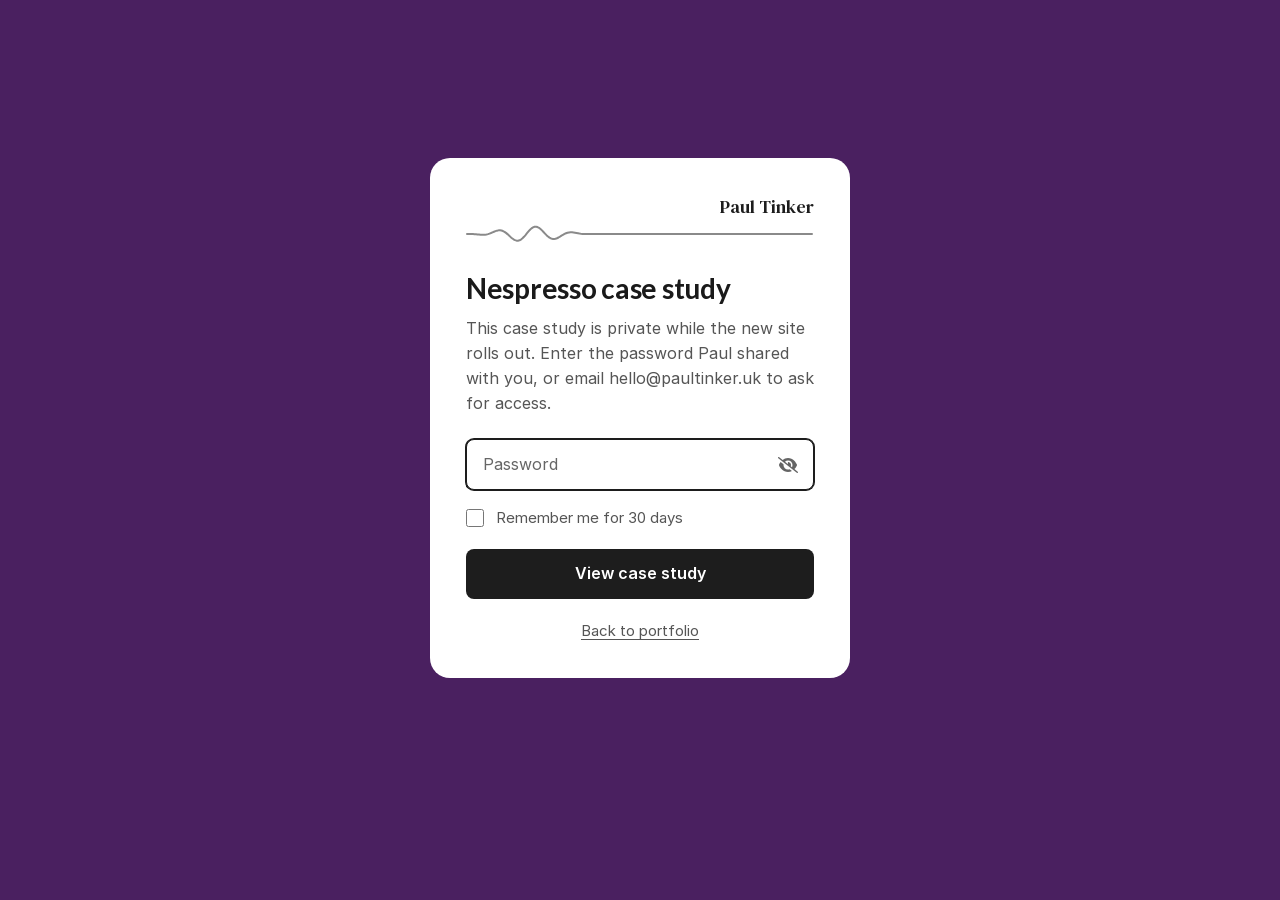
<file: full-version.html>
<!doctype html>
<html lang="en">
<head>
<meta charset="utf-8">
<meta name="robots" content="noindex, nofollow">
<title>Nespresso case study</title>
<link rel="canonical" href="./">
<meta http-equiv="refresh" content="0; url=./">
<script>location.replace('./' + location.search + location.hash);</script>
</head>
<body><p><a href="./">The Nespresso case study has moved here.</a></p></body>
</html>
</file>
